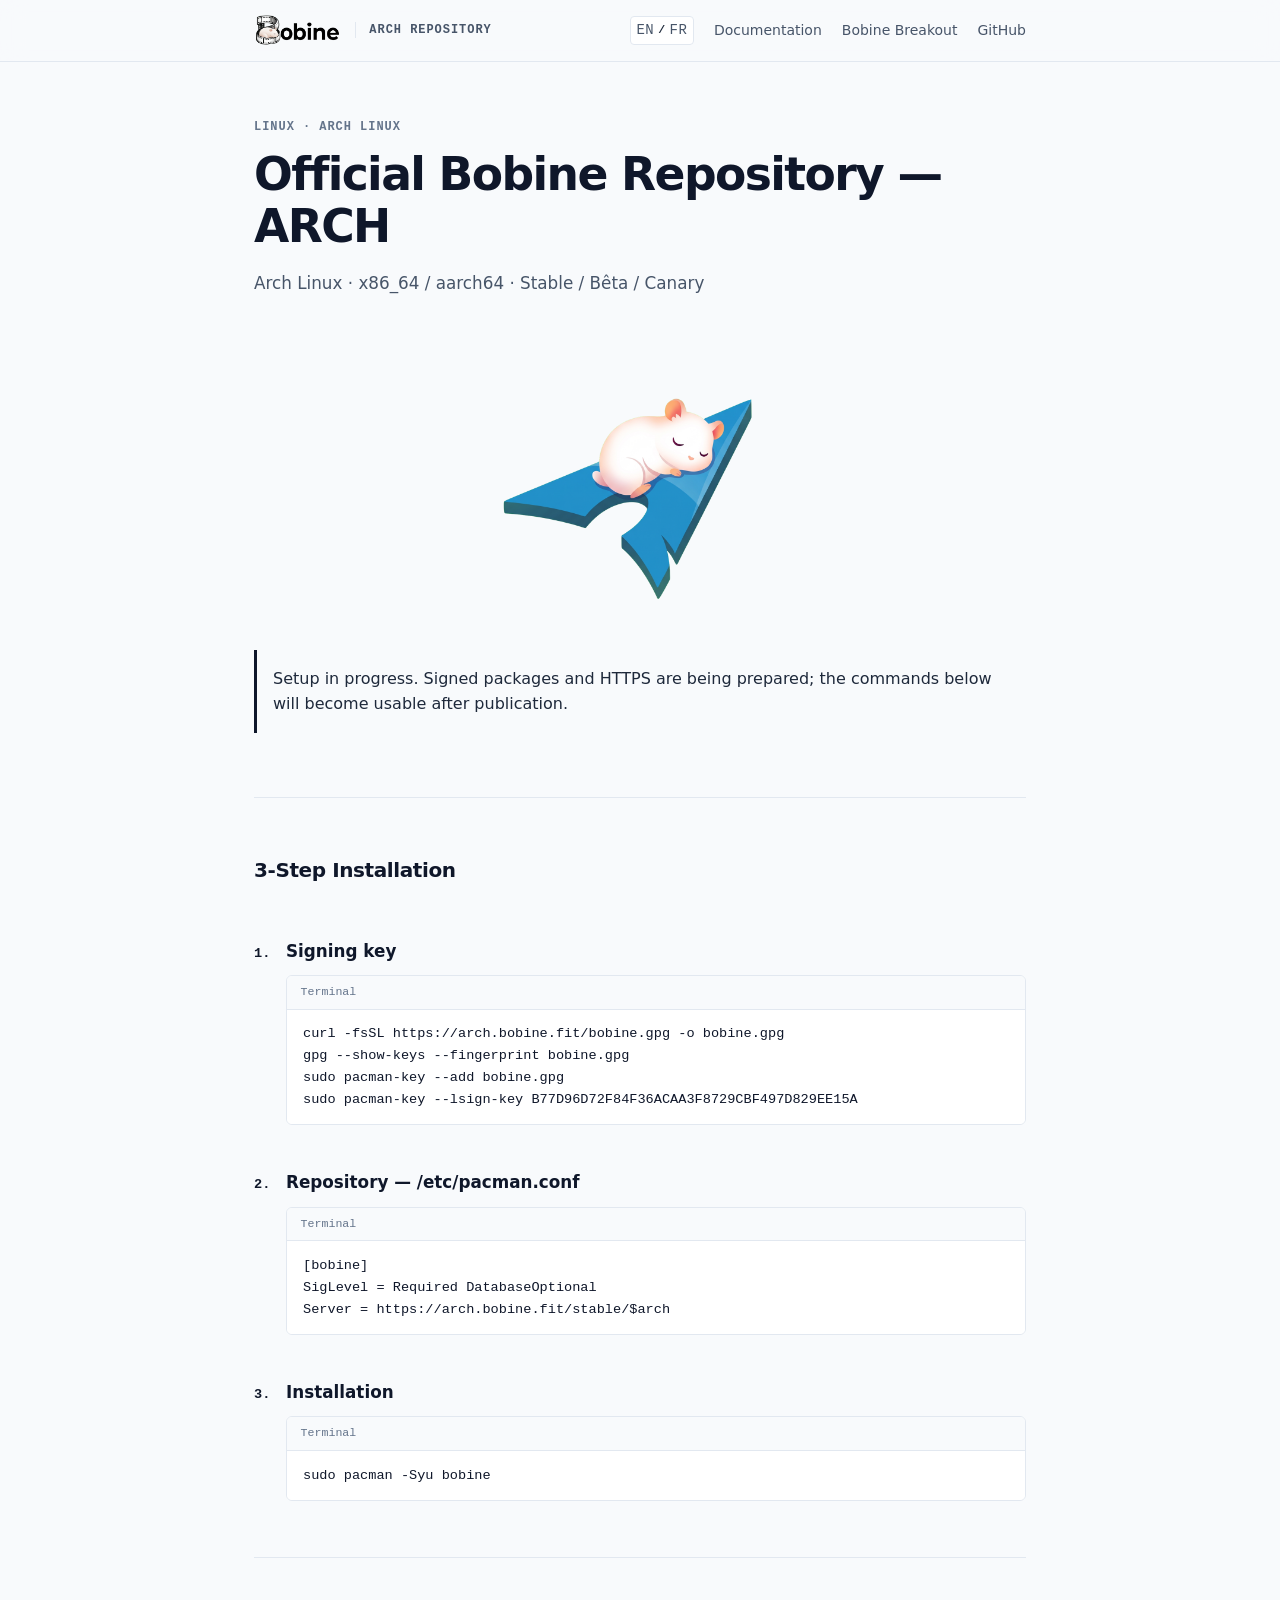
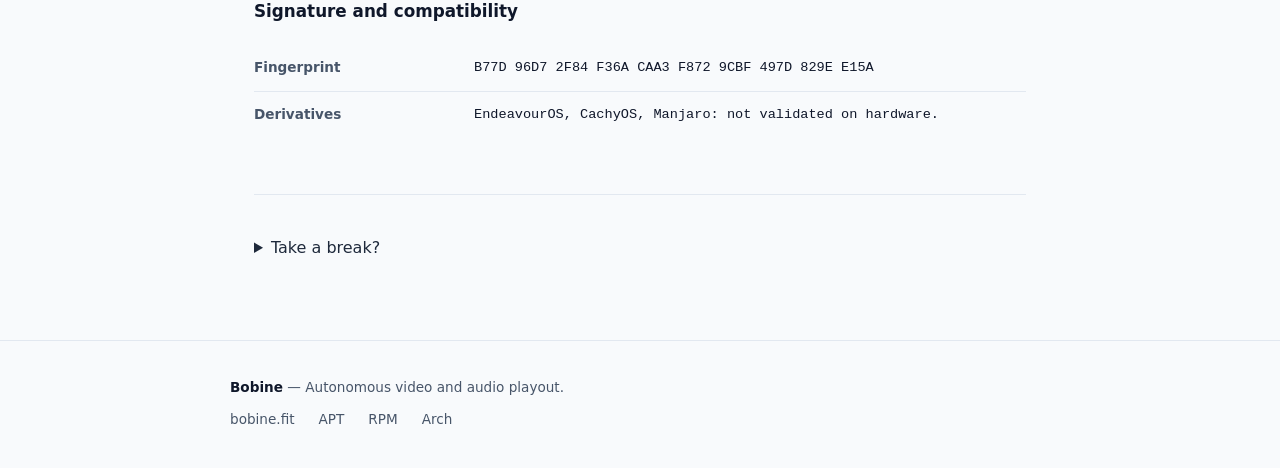
<file: index.html>
<!doctype html><html lang="en"><head><meta charset="utf-8"><meta name="viewport" content="width=device-width,initial-scale=1"><title>Bobine Repository — ARCH</title><meta name="description" content="Bobine Repository — ARCH"><meta name="robots" content="index,follow"><link rel="canonical" href="https://arch.bobine.fit/"><link rel="stylesheet" href="/assets/repository.css"><link rel="icon" href="/logo_bobine_entier.png"></head><body><header class="site-header"><div class="site-header__inner"><a href="https://bobine.fit" class="site-brand"><img src="/logo_bobine_entier.png" class="site-brand__logo" alt="Bobine" width="261" height="96"><span class="site-brand__divider" aria-hidden="true"></span><span class="site-brand__label">ARCH Repository</span></a><nav class="site-nav" aria-label="Navigation"><div class="lang-switch"><a class="site-nav__link" href="/" lang="en">EN</a><span aria-hidden="true">/</span><a class="site-nav__link" href="/fr/" lang="fr">FR</a></div><a class="site-nav__link" href="https://bobine.fit/en/documentation">Documentation</a><a class="site-nav__link" href="/game/">Bobine Breakout</a><a class="site-nav__link" href="https://github.com/FantasmaGlad/Bobine">GitHub</a></nav></div></header><main class="page-main"><section class="hero"><span class="hero__category">Linux · Arch Linux</span><h1 class="hero__title">Official Bobine Repository — ARCH</h1><p class="hero__desc">Arch Linux · x86_64 / aarch64 · Stable / Bêta / Canary</p><img class="hero__mascot" src="/assets/arch-baamix.webp" alt="Baamix, Bobine’s mascot, resting on the Arch Linux logo" width="1024" height="1024" decoding="async"><p class="repo-notice" role="status">Setup in progress. Signed packages and HTTPS are being prepared; the commands below will become usable after publication.</p></section><section class="install-flow"><h2 class="flow-section-title">3-Step Installation</h2><article class="install-step"><div class="install-step__header"><span class="install-step__num">1.</span><h3 class="install-step__title">Signing key</h3></div><div class="command-wrapper"><div class="command-header"><span>Terminal</span></div><div class="command-body"><pre><code>curl -fsSL https://arch.bobine.fit/bobine.gpg -o bobine.gpg
gpg --show-keys --fingerprint bobine.gpg
sudo pacman-key --add bobine.gpg
sudo pacman-key --lsign-key B77D96D72F84F36ACAA3F8729CBF497D829EE15A</code></pre></div></div></article><article class="install-step"><div class="install-step__header"><span class="install-step__num">2.</span><h3 class="install-step__title">Repository — /etc/pacman.conf</h3></div><div class="command-wrapper"><div class="command-header"><span>Terminal</span></div><div class="command-body"><pre><code>[bobine]
SigLevel = Required DatabaseOptional
Server = https://arch.bobine.fit/stable/$arch</code></pre></div></div></article><article class="install-step"><div class="install-step__header"><span class="install-step__num">3.</span><h3 class="install-step__title">Installation</h3></div><div class="command-wrapper"><div class="command-header"><span>Terminal</span></div><div class="command-body"><pre><code>sudo pacman -Syu bobine</code></pre></div></div></article></section><section class="specs-section"><h2 class="specs-section__title">Signature and compatibility</h2><table class="specs-table"><tr><th scope="row">Fingerprint</th><td><code>B77D 96D7 2F84 F36A CAA3 F872 9CBF 497D 829E E15A</code></td></tr><tr><th scope="row">Derivatives</th><td>EndeavourOS, CachyOS, Manjaro: not validated on hardware.</td></tr></table></section><section class="specs-section"><details><summary>Take a break?</summary><p><a href="/game/">Bobine Breakout</a> · One local game, no account or tracking.</p></details></section></main><footer class="site-footer"><div class="site-footer__inner"><div class="site-footer__top"><p class="site-footer__copy"><strong>Bobine</strong> — Autonomous video and audio playout.</p><nav class="site-footer__links"><a href="https://bobine.fit">bobine.fit</a><a href="https://apt.bobine.fit">APT</a><a href="https://rpm.bobine.fit">RPM</a><a href="https://arch.bobine.fit">Arch</a></nav></div></div></footer></body></html>
</file>
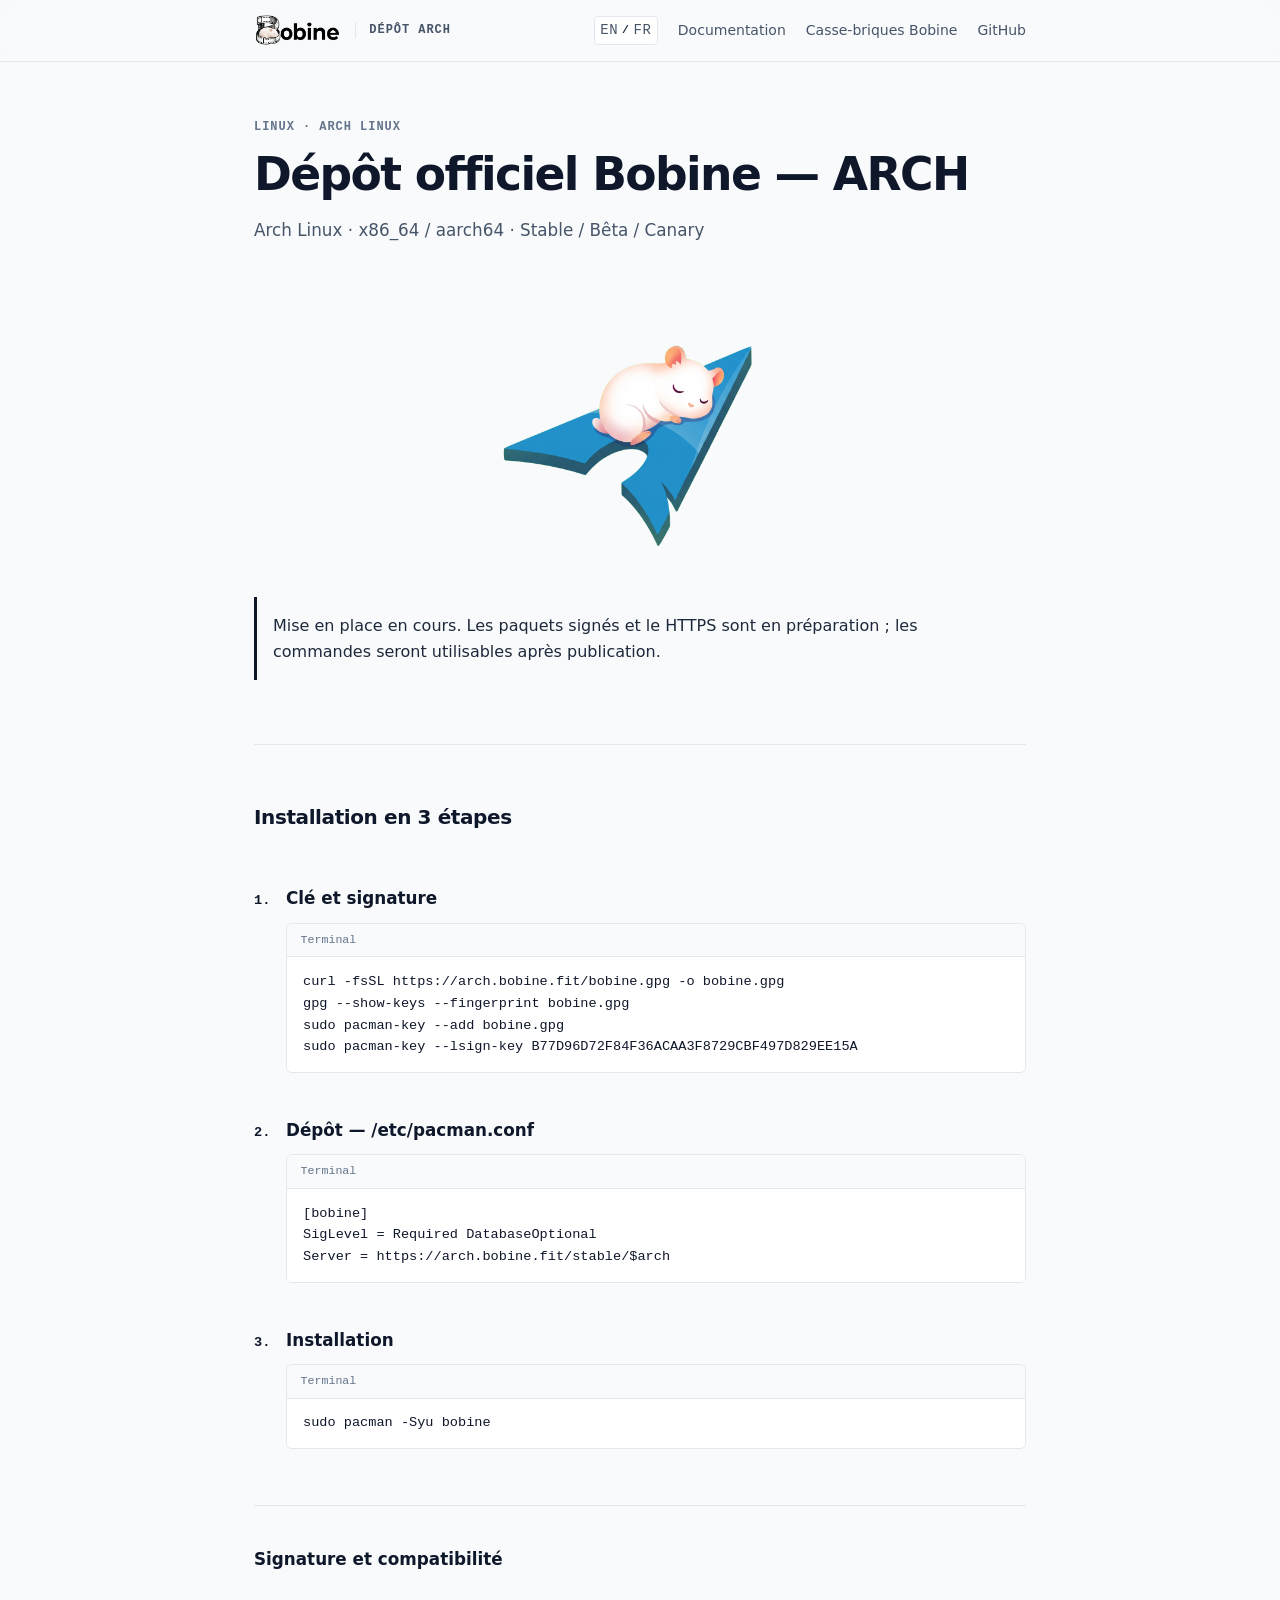
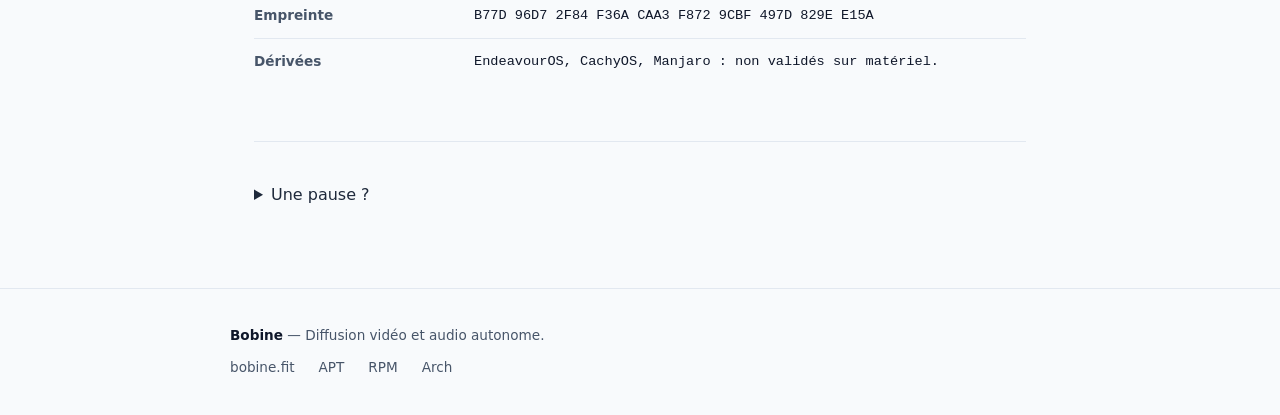
<file: fr/index.html>
<!doctype html><html lang="fr"><head><meta charset="utf-8"><meta name="viewport" content="width=device-width,initial-scale=1"><title>Dépôt Bobine ARCH</title><meta name="description" content="Dépôt Bobine ARCH"><meta name="robots" content="index,follow"><link rel="canonical" href="https://arch.bobine.fit/fr/"><link rel="stylesheet" href="/assets/repository.css"><link rel="icon" href="/logo_bobine_entier.png"></head><body><header class="site-header"><div class="site-header__inner"><a href="https://bobine.fit" class="site-brand"><img src="/logo_bobine_entier.png" class="site-brand__logo" alt="Bobine" width="261" height="96"><span class="site-brand__divider" aria-hidden="true"></span><span class="site-brand__label">Dépôt ARCH</span></a><nav class="site-nav" aria-label="Navigation"><div class="lang-switch"><a class="site-nav__link" href="/" lang="en">EN</a><span aria-hidden="true">/</span><a class="site-nav__link" href="/fr/" lang="fr">FR</a></div><a class="site-nav__link" href="https://bobine.fit/fr/documentation">Documentation</a><a class="site-nav__link" href="/fr/jeu/">Casse-briques Bobine</a><a class="site-nav__link" href="https://github.com/FantasmaGlad/Bobine">GitHub</a></nav></div></header><main class="page-main"><section class="hero"><span class="hero__category">Linux · Arch Linux</span><h1 class="hero__title">Dépôt officiel Bobine — ARCH</h1><p class="hero__desc">Arch Linux · x86_64 / aarch64 · Stable / Bêta / Canary</p><img class="hero__mascot" src="/assets/arch-baamix.webp" alt="Baamix, la mascotte de Bobine, sur le logo Arch Linux" width="1024" height="1024" decoding="async"><p class="repo-notice" role="status">Mise en place en cours. Les paquets signés et le HTTPS sont en préparation ; les commandes seront utilisables après publication.</p></section><section class="install-flow"><h2 class="flow-section-title">Installation en 3 étapes</h2><article class="install-step"><div class="install-step__header"><span class="install-step__num">1.</span><h3 class="install-step__title">Clé et signature</h3></div><div class="command-wrapper"><div class="command-header"><span>Terminal</span></div><div class="command-body"><pre><code>curl -fsSL https://arch.bobine.fit/bobine.gpg -o bobine.gpg
gpg --show-keys --fingerprint bobine.gpg
sudo pacman-key --add bobine.gpg
sudo pacman-key --lsign-key B77D96D72F84F36ACAA3F8729CBF497D829EE15A</code></pre></div></div></article><article class="install-step"><div class="install-step__header"><span class="install-step__num">2.</span><h3 class="install-step__title">Dépôt — /etc/pacman.conf</h3></div><div class="command-wrapper"><div class="command-header"><span>Terminal</span></div><div class="command-body"><pre><code>[bobine]
SigLevel = Required DatabaseOptional
Server = https://arch.bobine.fit/stable/$arch</code></pre></div></div></article><article class="install-step"><div class="install-step__header"><span class="install-step__num">3.</span><h3 class="install-step__title">Installation</h3></div><div class="command-wrapper"><div class="command-header"><span>Terminal</span></div><div class="command-body"><pre><code>sudo pacman -Syu bobine</code></pre></div></div></article></section><section class="specs-section"><h2 class="specs-section__title">Signature et compatibilité</h2><table class="specs-table"><tr><th scope="row">Empreinte</th><td><code>B77D 96D7 2F84 F36A CAA3 F872 9CBF 497D 829E E15A</code></td></tr><tr><th scope="row">Dérivées</th><td>EndeavourOS, CachyOS, Manjaro : non validés sur matériel.</td></tr></table></section><section class="specs-section"><details><summary>Une pause ?</summary><p><a href="/fr/jeu/">Casse-briques Bobine</a> · Un jeu local, sans compte ni suivi.</p></details></section></main><footer class="site-footer"><div class="site-footer__inner"><div class="site-footer__top"><p class="site-footer__copy"><strong>Bobine</strong> — Diffusion vidéo et audio autonome.</p><nav class="site-footer__links"><a href="https://bobine.fit">bobine.fit</a><a href="https://apt.bobine.fit">APT</a><a href="https://rpm.bobine.fit">RPM</a><a href="https://arch.bobine.fit">Arch</a></nav></div></div></footer></body></html>
</file>
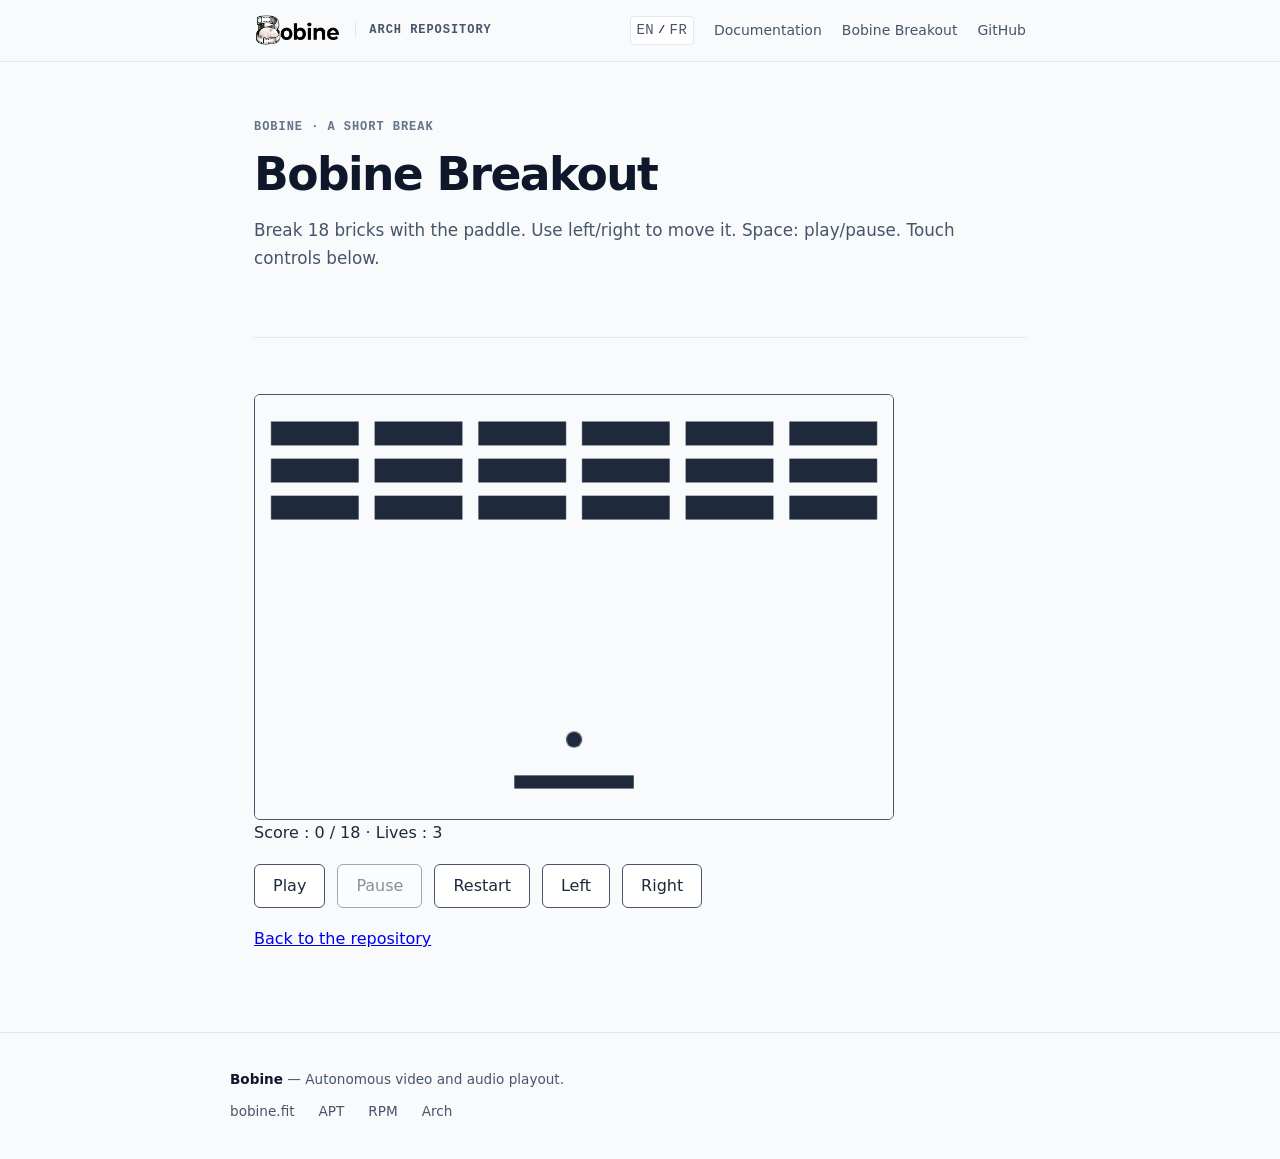
<file: game/index.html>
<!doctype html><html lang="en"><head><meta charset="utf-8"><meta name="viewport" content="width=device-width,initial-scale=1"><title>Casse-briques Bobine</title><meta name="description" content="Casse-briques Bobine"><meta name="robots" content="index,follow"><link rel="canonical" href="https://arch.bobine.fit/game/"><link rel="stylesheet" href="/assets/repository.css"><link rel="icon" href="/logo_bobine_entier.png"></head><body><header class="site-header"><div class="site-header__inner"><a href="https://bobine.fit" class="site-brand"><img src="/logo_bobine_entier.png" class="site-brand__logo" alt="Bobine" width="261" height="96"><span class="site-brand__divider" aria-hidden="true"></span><span class="site-brand__label">ARCH Repository</span></a><nav class="site-nav" aria-label="Navigation"><div class="lang-switch"><a class="site-nav__link" href="/" lang="en">EN</a><span aria-hidden="true">/</span><a class="site-nav__link" href="/fr/" lang="fr">FR</a></div><a class="site-nav__link" href="https://bobine.fit/en/documentation">Documentation</a><a class="site-nav__link" href="/game/">Bobine Breakout</a><a class="site-nav__link" href="https://github.com/FantasmaGlad/Bobine">GitHub</a></nav></div></header><main class="page-main"><section class="hero"><span class="hero__category">Bobine · A short break</span><h1 class="hero__title">Bobine Breakout</h1><p class="hero__desc" id="instructions">Break 18 bricks with the paddle. Use left/right to move it. Space: play/pause. Touch controls below.</p></section><canvas class="game-board" width="480" height="320" data-kind="breakout" tabindex="0" role="img" aria-label="Casse-briques Bobine" aria-describedby="instructions">Break 18 bricks with the paddle. Use left/right to move it.</canvas><p role="status" aria-live="polite" aria-atomic="true"></p><div class="game-controls"><button data-play>Play</button><button data-pause disabled>Pause</button><button data-reset>Restart</button><button data-left>Left</button><button data-right>Right</button></div><p><a href="/">Back to the repository</a></p><script type="module" src="/assets/game.mjs"></script></main><footer class="site-footer"><div class="site-footer__inner"><div class="site-footer__top"><p class="site-footer__copy"><strong>Bobine</strong> — Autonomous video and audio playout.</p><nav class="site-footer__links"><a href="https://bobine.fit">bobine.fit</a><a href="https://apt.bobine.fit">APT</a><a href="https://rpm.bobine.fit">RPM</a><a href="https://arch.bobine.fit">Arch</a></nav></div></div></footer></body></html>
</file>
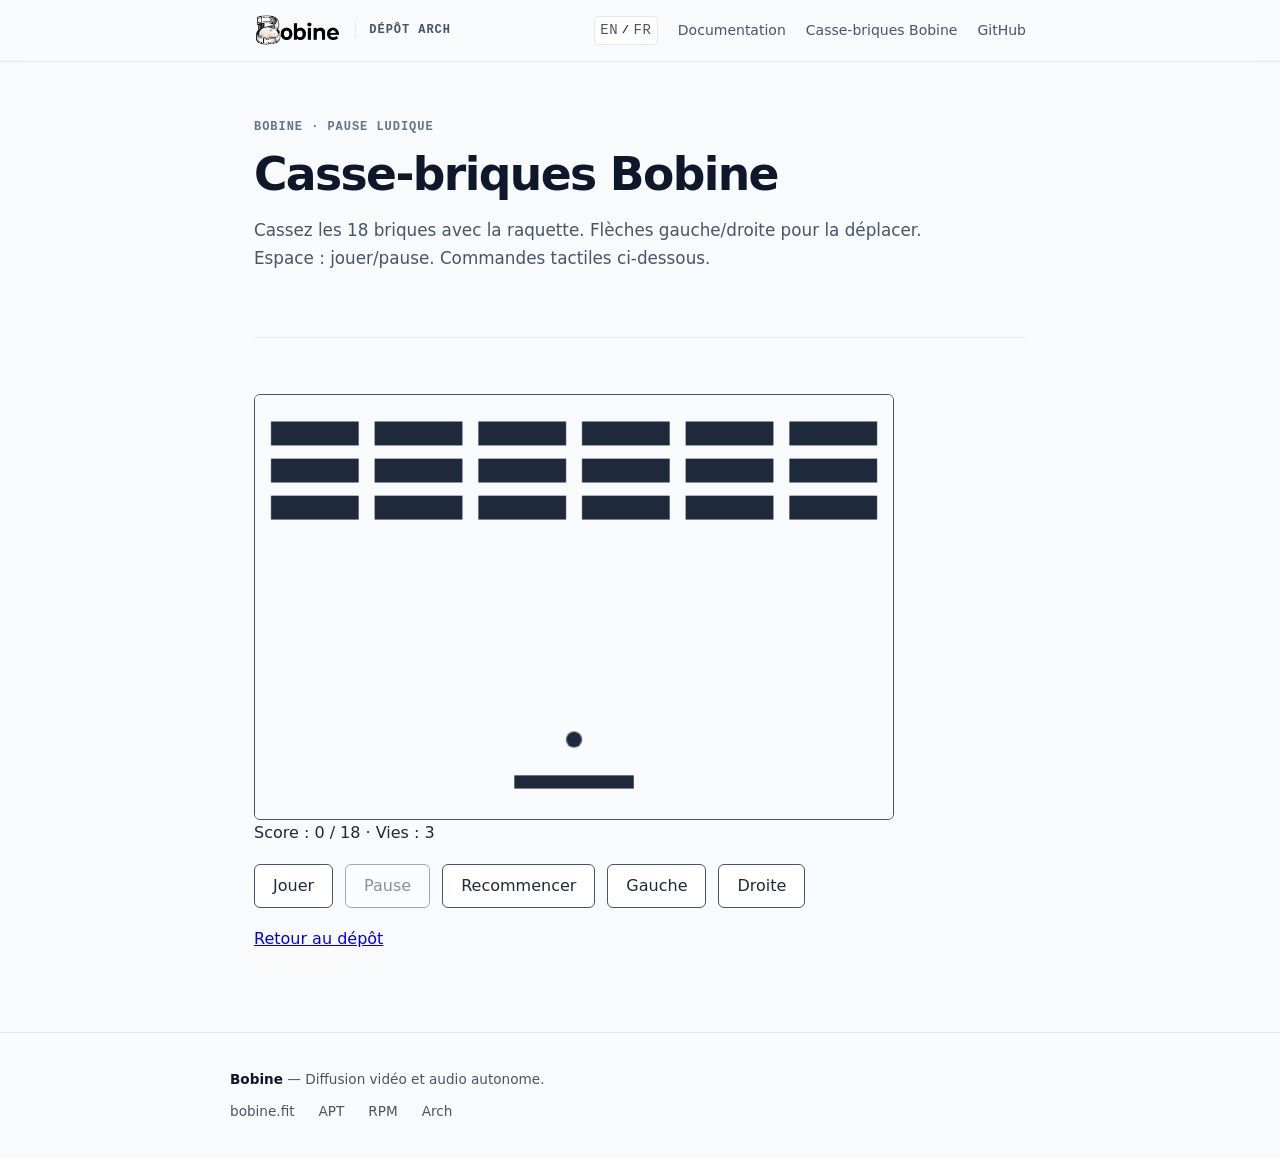
<file: fr/jeu/index.html>
<!doctype html><html lang="fr"><head><meta charset="utf-8"><meta name="viewport" content="width=device-width,initial-scale=1"><title>Casse-briques Bobine</title><meta name="description" content="Casse-briques Bobine"><meta name="robots" content="index,follow"><link rel="canonical" href="https://arch.bobine.fit/fr/jeu/"><link rel="stylesheet" href="/assets/repository.css"><link rel="icon" href="/logo_bobine_entier.png"></head><body><header class="site-header"><div class="site-header__inner"><a href="https://bobine.fit" class="site-brand"><img src="/logo_bobine_entier.png" class="site-brand__logo" alt="Bobine" width="261" height="96"><span class="site-brand__divider" aria-hidden="true"></span><span class="site-brand__label">Dépôt ARCH</span></a><nav class="site-nav" aria-label="Navigation"><div class="lang-switch"><a class="site-nav__link" href="/" lang="en">EN</a><span aria-hidden="true">/</span><a class="site-nav__link" href="/fr/" lang="fr">FR</a></div><a class="site-nav__link" href="https://bobine.fit/fr/documentation">Documentation</a><a class="site-nav__link" href="/fr/jeu/">Casse-briques Bobine</a><a class="site-nav__link" href="https://github.com/FantasmaGlad/Bobine">GitHub</a></nav></div></header><main class="page-main"><section class="hero"><span class="hero__category">Bobine · Pause ludique</span><h1 class="hero__title">Casse-briques Bobine</h1><p class="hero__desc" id="instructions">Cassez les 18 briques avec la raquette. Flèches gauche/droite pour la déplacer. Espace : jouer/pause. Commandes tactiles ci-dessous.</p></section><canvas class="game-board" width="480" height="320" data-kind="breakout" tabindex="0" role="img" aria-label="Casse-briques Bobine" aria-describedby="instructions">Cassez les 18 briques avec la raquette. Flèches gauche/droite pour la déplacer.</canvas><p role="status" aria-live="polite" aria-atomic="true"></p><div class="game-controls"><button data-play>Jouer</button><button data-pause disabled>Pause</button><button data-reset>Recommencer</button><button data-left>Gauche</button><button data-right>Droite</button></div><p><a href="/fr/">Retour au dépôt</a></p><script type="module" src="/assets/game.mjs"></script></main><footer class="site-footer"><div class="site-footer__inner"><div class="site-footer__top"><p class="site-footer__copy"><strong>Bobine</strong> — Diffusion vidéo et audio autonome.</p><nav class="site-footer__links"><a href="https://bobine.fit">bobine.fit</a><a href="https://apt.bobine.fit">APT</a><a href="https://rpm.bobine.fit">RPM</a><a href="https://arch.bobine.fit">Arch</a></nav></div></div></footer></body></html>
</file>
<file: assets/repository.css>
/* --------------------------------------------------------------------------
       Bobine — Design System (Thème Clair : Albâtre & Ardoise)
       Esthétique monochrome épurée, typographique, sans boîtes superflues
       -------------------------------------------------------------------------- */
    :root {
      --bg-canvas: #f8fafc;
      --bg-surface: #ffffff;
      --bg-code: #0f172a;
      --text-heading: #0f172a;
      --text-main: #1e293b;
      --text-muted: #475569;
      --text-dim: #64748b;
      --border-subtle: #e2e8f0;
      --border-focus: #0f172a;
      --accent-primary: #0f172a;
      --accent-primary-fg: #ffffff;
      --accent-hover: #1e293b;
      --accent-success: #16a34a;
      --radius-sm: 4px;
      --radius-md: 6px;
      --font-sans: system-ui, -apple-system, BlinkMacSystemFont, "Segoe UI", Roboto, "Inter", sans-serif;
      --font-mono: ui-monospace, SFMono-Regular, Menlo, Monaco, Consolas, "Liberation Mono", "Courier New", monospace;
    }

    * { box-sizing: border-box; margin: 0; padding: 0; }

    body {
      font-family: var(--font-sans);
      background-color: var(--bg-canvas);
      color: var(--text-main);
      line-height: 1.6;
      -webkit-font-smoothing: antialiased;
    }

    /* En-tête persistant fidèle à bobine.fit */
    .site-header {
      position: sticky;
      top: 0;
      z-index: 100;
      background: color-mix(in srgb, var(--bg-canvas) 85%, transparent);
      -webkit-backdrop-filter: blur(var(--blur-header));
      backdrop-filter: blur(var(--blur-header));
      border-bottom: 1px solid var(--border-subtle);
    }

    .site-header__inner {
      max-width: 820px;
      margin: 0 auto;
      padding: 0.9rem 1.5rem;
      display: flex;
      align-items: center;
      justify-content: space-between;
      gap: 1rem;
    }

    .site-brand {
      display: inline-flex;
      align-items: center;
      gap: 0.85rem;
      text-decoration: none;
      color: var(--text-heading);
    }

    .site-brand__logo {
      height: 2rem;
      width: auto;
      display: block;
    }

    .site-brand__divider {
      width: 1px;
      height: 16px;
      background: var(--border-subtle);
    }

    .site-brand__label {
      font-family: var(--font-mono);
      font-size: 0.75rem;
      font-weight: 700;
      letter-spacing: 0.08em;
      text-transform: uppercase;
      color: var(--text-muted);
    }

    .site-nav {
      display: flex;
      align-items: center;
      gap: 1.25rem;
    }

    .lang-switch {
      display: inline-flex;
      align-items: center;
      gap: 0.25rem;
      font-family: var(--font-mono);
      font-size: 0.725rem;
      font-weight: 700;
      letter-spacing: 0.04em;
      padding: 0.15rem 0.35rem;
      border: 1px solid var(--border-subtle);
      border-radius: var(--radius-sm);
      background: var(--bg-surface);
    }

    .lang-switch__btn {
      background: none;
      border: none;
      font-family: inherit;
      font-size: inherit;
      font-weight: inherit;
      color: var(--text-dim);
      cursor: pointer;
      padding: 0.15rem 0.35rem;
      border-radius: 2px;
      line-height: 1;
      transition: color 0.15s ease, background 0.15s ease;
    }

    .lang-switch__btn:hover {
      color: var(--text-heading);
    }

    .lang-switch__btn.is-active {
      color: var(--accent-primary-fg);
      background: var(--text-heading);
    }

    .lang-switch__sep {
      color: var(--border-subtle);
      font-size: 0.7rem;
      user-select: none;
    }

    .site-nav__link {
      font-size: 0.875rem;
      font-weight: 500;
      color: var(--text-muted);
      text-decoration: none;
      display: inline-flex;
      align-items: center;
      gap: 0.35rem;
      transition: color 0.15s ease;
    }

    .site-nav__link:hover {
      color: var(--text-heading);
    }

    /* Conteneur principal */
    .page-main {
      max-width: 820px;
      margin: 0 auto;
      padding: 3.5rem 1.5rem 5rem;
    }

    /* Section Hero (sans encadré) */
    .hero {
      margin-bottom: 3.5rem;
      padding-bottom: 2.5rem;
      border-bottom: 1px solid var(--border-subtle);
    }

    .hero__category {
      font-family: var(--font-mono);
      font-size: 0.75rem;
      font-weight: 700;
      letter-spacing: 0.08em;
      text-transform: uppercase;
      color: var(--text-dim);
      margin-bottom: 0.75rem;
      display: block;
    }

    .hero__title {
      font-size: clamp(2.1rem, 4.5vw, 2.85rem);
      font-weight: 800;
      letter-spacing: -0.035em;
      color: var(--text-heading);
      line-height: 1.15;
      margin-bottom: 1rem;
    }

    .hero__desc {
      font-size: 1.05rem;
      color: var(--text-muted);
      line-height: 1.65;
      max-width: 44rem;
      margin-bottom: 1.5rem;
    }

    .hero__meta {
      display: flex;
      flex-wrap: wrap;
      align-items: center;
      gap: 0.65rem 1.25rem;
      font-size: 0.825rem;
      color: var(--text-muted);
    }

    .hero__meta-item {
      display: inline-flex;
      align-items: center;
      gap: 0.4rem;
    }

    .hero__meta-dot {
      width: 6px;
      height: 6px;
      border-radius: 50%;
      background: var(--accent-success);
    }

    /* Section Instructions d'installation (flux direct, pas de boîtes dans des boîtes) */
    .install-flow {
      display: flex;
      flex-direction: column;
      gap: 2.75rem;
    }

    .flow-section-title {
      font-size: 1.25rem;
      font-weight: 800;
      letter-spacing: -0.02em;
      color: var(--text-heading);
      margin-bottom: 0.5rem;
    }

    .install-step {
      display: flex;
      flex-direction: column;
      gap: 0.65rem;
    }

    .install-step__header {
      display: flex;
      align-items: baseline;
      gap: 0.75rem;
    }

    .install-step__num {
      font-family: var(--font-mono);
      font-size: 0.85rem;
      font-weight: 800;
      color: var(--text-heading);
      min-width: 1.25rem;
    }

    .install-step__title {
      font-size: 1.05rem;
      font-weight: 700;
      color: var(--text-heading);
    }

    .install-step__desc {
      font-size: 0.925rem;
      color: var(--text-muted);
      line-height: 1.6;
      padding-left: 2rem;
    }

    /* Bloc de commande unifié (style officiel bobine.fit) */
    .command-wrapper {
      margin-left: 2rem;
      background: var(--bg-surface);
      border: 1px solid var(--border-subtle);
      border-radius: var(--radius-md);
      overflow: hidden;
      transition: border-color 0.15s ease;
    }

    .command-wrapper:focus-within {
      border-color: var(--border-focus);
    }

    .command-header {
      display: flex;
      align-items: center;
      justify-content: space-between;
      padding: 0.45rem 0.85rem;
      background: var(--bg-canvas);
      border-bottom: 1px solid var(--border-subtle);
      font-family: var(--font-mono);
      font-size: 0.725rem;
      color: var(--text-dim);
    }

    .command-body {
      display: flex;
      align-items: center;
      justify-content: space-between;
      gap: 0.75rem;
      padding: 0.85rem 1rem;
      background: var(--bg-surface);
      overflow-x: auto;
    }

    .command-body code {
      font-family: var(--font-mono);
      font-size: 0.85rem;
      color: var(--text-heading);
      white-space: pre-wrap;
      word-break: break-all;
      flex: 1;
    }

    .copy-btn {
      display: inline-flex;
      align-items: center;
      gap: 0.4rem;
      padding: 0.4rem 0.75rem;
      border-radius: var(--radius-sm);
      border: 1px solid var(--border-subtle);
      background: var(--bg-surface);
      color: var(--text-main);
      font-family: var(--font-sans);
      font-size: 0.75rem;
      font-weight: 600;
      cursor: pointer;
      transition: all 0.15s ease;
      flex-shrink: 0;
      user-select: none;
    }

    .copy-btn:hover {
      background: var(--text-heading);
      color: var(--accent-primary-fg);
      border-color: var(--text-heading);
    }

    .copy-btn.is-copied {
      background: color-mix(in srgb, var(--accent-success) 12%, transparent);
      color: var(--accent-success);
      border-color: var(--accent-success);
    }

    /* Note informative sobre pour le canal Bêta */
    .info-callout {
      margin-left: 2rem;
      padding: 0.85rem 1rem;
      background: color-mix(in srgb, var(--text-muted) 6%, transparent);
      border-left: 3px solid var(--text-heading);
      border-radius: 0 var(--radius-sm) var(--radius-sm) 0;
      font-size: 0.85rem;
      color: var(--text-muted);
      line-height: 1.6;
    }

    .info-callout strong {
      color: var(--text-heading);
    }

    .info-callout code {
      font-family: var(--font-mono);
      font-size: 0.8rem;
      background: color-mix(in srgb, var(--text-heading) 8%, transparent);
      padding: 0.1rem 0.35rem;
      border-radius: var(--radius-sm);
      color: var(--text-heading);
    }

    /* Tableau technique d'audit (sans boîtes imbriquées) */
    .specs-section {
      margin-top: 3.5rem;
      padding-top: 2.5rem;
      border-top: 1px solid var(--border-subtle);
    }

    .specs-section__title {
      font-size: 1.05rem;
      font-weight: 700;
      color: var(--text-heading);
      margin-bottom: 1.25rem;
    }

    .specs-table {
      width: 100%;
      border-collapse: collapse;
      font-size: 0.85rem;
    }

    .specs-table tr {
      border-bottom: 1px solid var(--border-subtle);
    }

    .specs-table tr:last-child {
      border-bottom: none;
    }

    .specs-table th {
      text-align: left;
      padding: 0.75rem 0;
      font-weight: 600;
      color: var(--text-muted);
      width: 220px;
    }

    .specs-table td {
      padding: 0.75rem 0;
      font-family: var(--font-mono);
      color: var(--text-heading);
      word-break: break-all;
    }

    .specs-table td a {
      color: var(--text-heading);
      text-decoration: underline;
      text-underline-offset: 3px;
    }

    .specs-table td a:hover {
      color: var(--text-muted);
    }

    /* Pied de page sobre avec séparation nette */
    .site-footer {
      border-top: 1px solid var(--border-subtle);
      background: var(--bg-canvas);
      padding: 2.25rem 1.5rem;
      font-size: 0.85rem;
      color: var(--text-muted);
    }

    .site-footer__inner {
      max-width: 820px;
      margin: 0 auto;
      display: flex;
      flex-direction: column;
      gap: 1.25rem;
    }

    .site-footer__top {
      display: flex;
      flex-direction: column;
      gap: 0.65rem;
    }

    .site-footer__copy strong {
      color: var(--text-heading);
      font-weight: 700;
    }

    .site-footer__links {
      display: flex;
      align-items: center;
      flex-wrap: wrap;
      gap: 1.5rem;
    }

    .site-footer__links a {
      color: var(--text-muted);
      text-decoration: none;
      transition: color 0.15s ease;
      display: inline-flex;
      align-items: center;
      gap: 0.35rem;
    }

    .site-footer__links a:hover {
      color: var(--text-heading);
    }

    .site-footer__bottom {
      display: flex;
      justify-content: flex-end;
      padding-top: 1.1rem;
      border-top: 1px solid var(--border-subtle);
    }

    .footer-recruit {
      display: inline-flex;
      align-items: center;
      gap: 0.65rem;
      flex-wrap: wrap;
      justify-content: flex-end;
      text-decoration: none;
      color: var(--text-muted);
      font-size: 0.8rem;
      line-height: 1.4;
      transition: color 0.15s ease;
    }

    .footer-recruit:hover {
      color: var(--text-heading);
    }

    .footer-recruit svg {
      flex-shrink: 0;
      color: var(--text-dim);
    }

    .footer-recruit__email {
      font-family: var(--font-mono);
      font-weight: 600;
      color: var(--text-heading);
      text-decoration: underline;
      text-underline-offset: 2px;
      white-space: nowrap;
    }

    @media (max-width: 640px) {
      .site-footer__bottom { justify-content: flex-start; }
      .footer-recruit { justify-content: flex-start; }
      .page-main { padding: 2rem 1.25rem 3.5rem; }
      .site-header__inner { flex-wrap: wrap; }
      .site-nav { width: 100%; justify-content: space-between; gap: 0.75rem; }
      .install-step__desc, .command-wrapper, .info-callout { margin-left: 0; padding-left: 0; }
      .specs-table th { width: 140px; }
      .command-body { flex-direction: column; align-items: flex-start; }
      .copy-btn { width: 100%; justify-content: center; }
    }
  
:root { --blur-header: 12px; }
a:focus-visible,button:focus-visible,canvas:focus-visible { outline:3px solid var(--border-focus); outline-offset:4px; }
.game-board { display:block;width:100%;max-width:640px;aspect-ratio:3 / 2;border:1px solid var(--text-muted);border-radius:var(--radius-md);touch-action:pan-y; }
.game-controls {display:flex;flex-wrap:wrap;gap:12px;margin:18px 0;}
.game-controls button {min-height:44px;padding:8px 18px;border:1px solid var(--text-muted);border-radius:var(--radius-md);background:var(--bg-surface);color:var(--text-main);font:inherit;cursor:pointer;}
.game-controls button:disabled {opacity:.5;cursor:default;}
.repo-notice {margin:24px 0;padding:16px;border-left:3px solid var(--text-heading);color:var(--text-main);}
@media(prefers-reduced-transparency:reduce){.site-header{background:var(--bg-canvas);backdrop-filter:none;-webkit-backdrop-filter:none;}}

/* Illustration de la famille Arch, sur le fond et avec les espacements du dépôt. */
.hero__mascot {
  display: block;
  width: min(100%, 19rem);
  height: auto;
  margin: 1.5rem auto;
}
</file>
